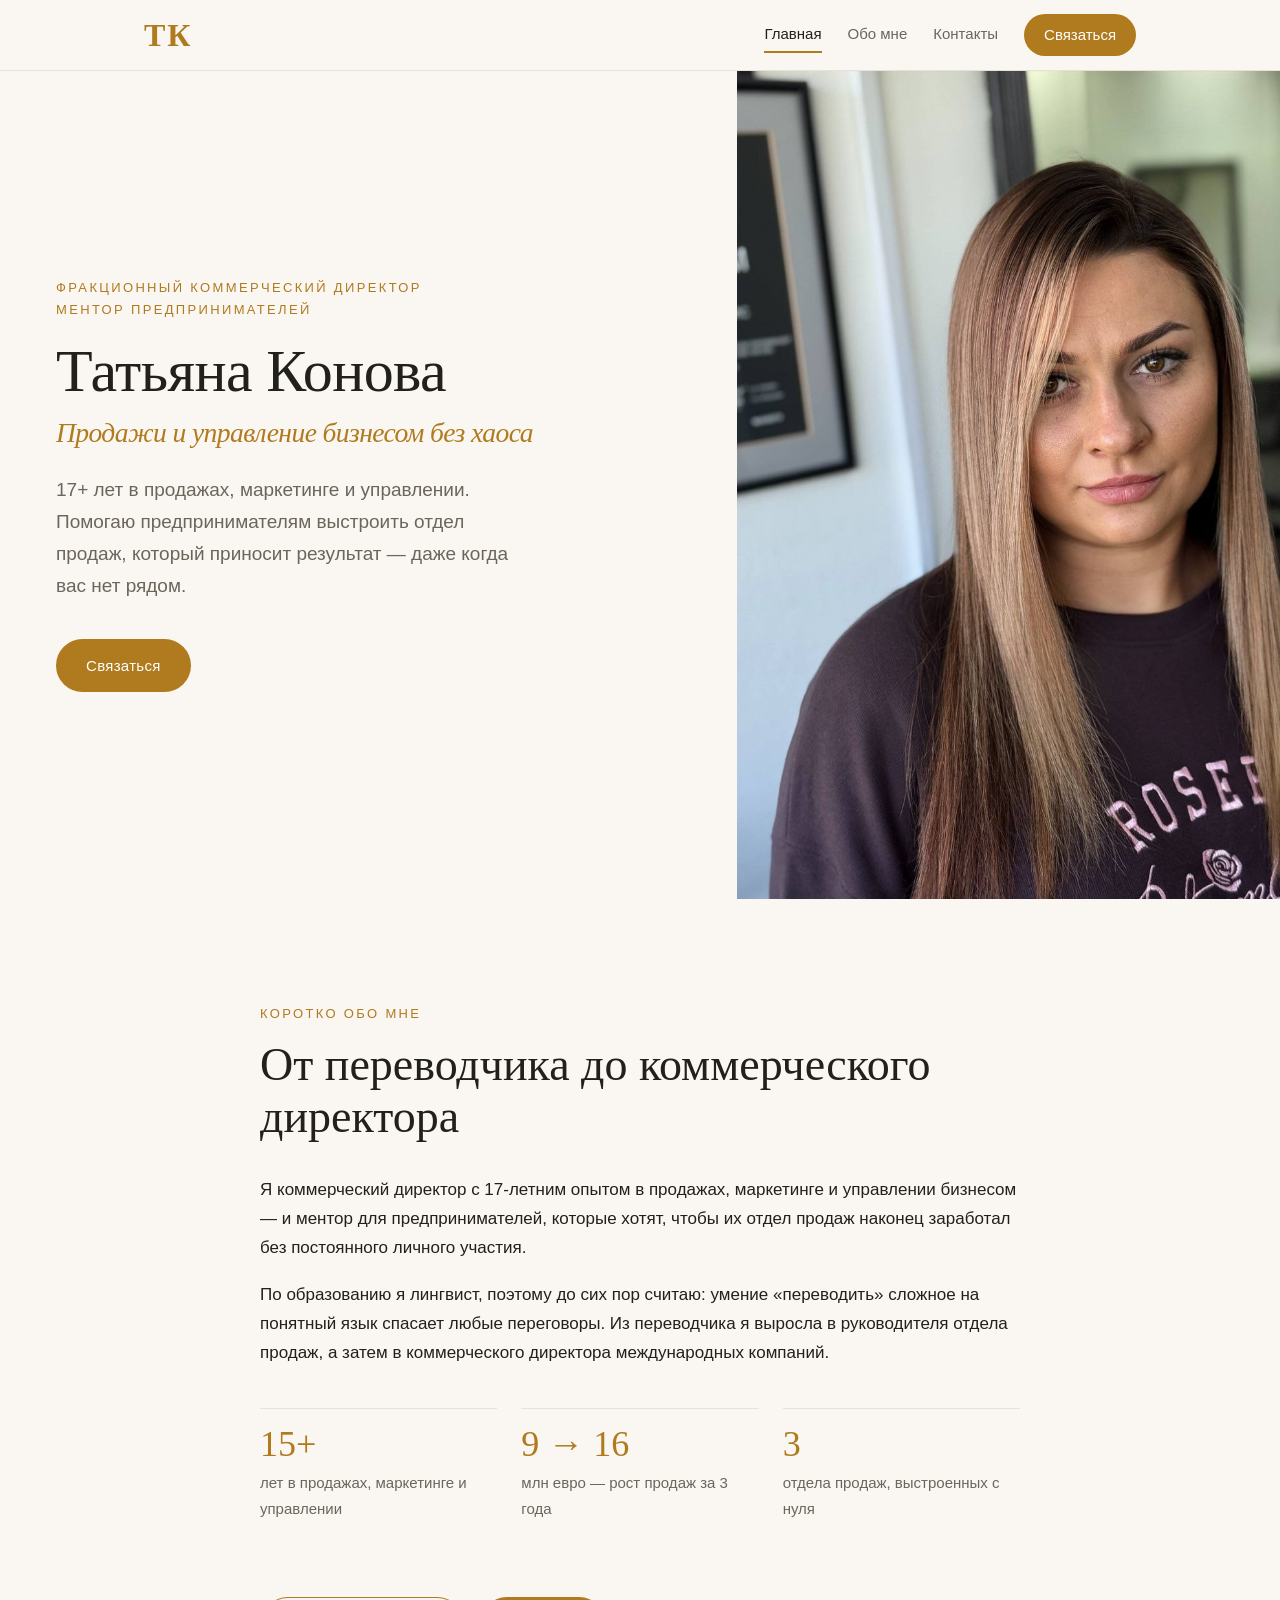
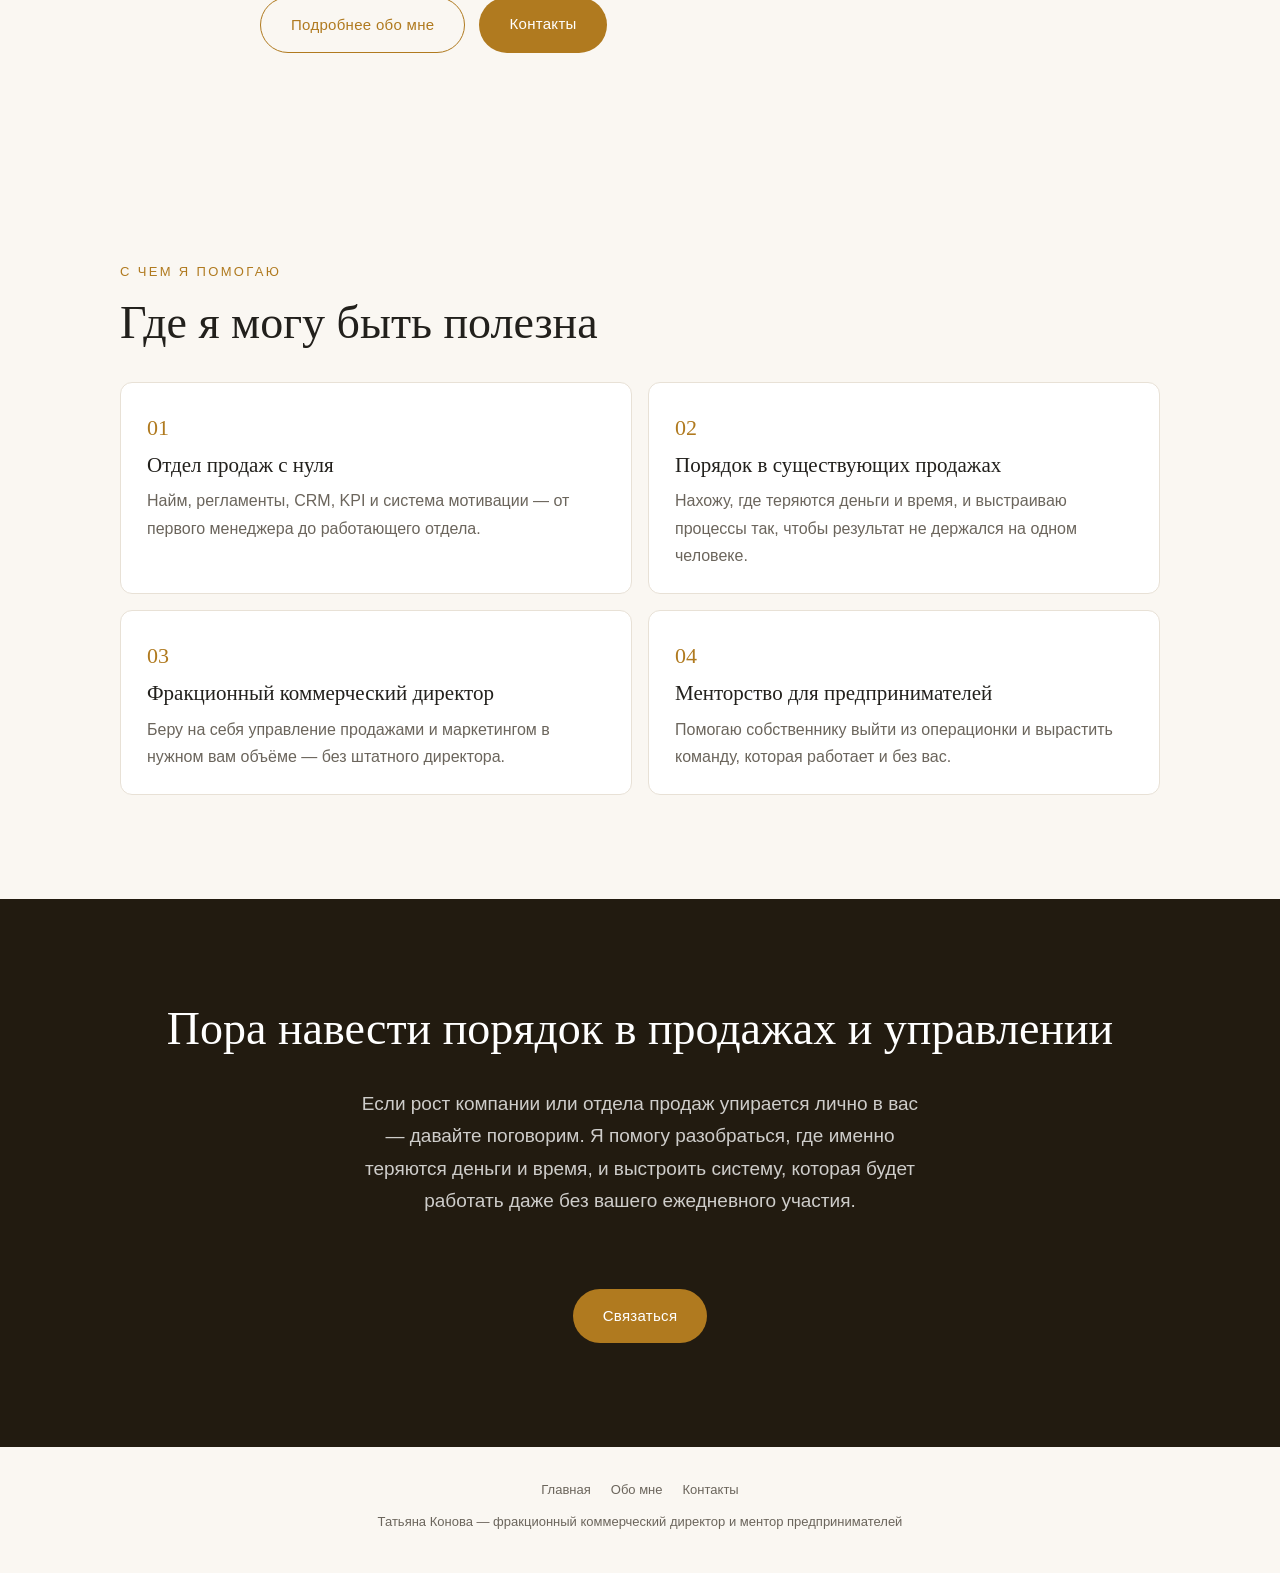
<file: index.html>
<!DOCTYPE html>
<html lang="ru">
<head>
<meta charset="UTF-8">
<meta name="viewport" content="width=device-width, initial-scale=1">
<title>Татьяна Конова — Коммерческий директор и ментор предпринимателей</title>
<meta name="description" content="17+ лет в продажах, маркетинге и управлении. Помогаю предпринимателям выстроить отдел продаж, который приносит результат — даже когда вас нет рядом.">
<link rel="icon" type="image/svg+xml" href="favicon.svg">
<meta property="og:type" content="website">
<meta property="og:title" content="Татьяна Конова — фракционный коммерческий директор и ментор предпринимателей">
<meta property="og:description" content="17+ лет в продажах, маркетинге и управлении. Помогаю предпринимателям выстроить отдел продаж, который приносит результат — даже когда вас нет рядом.">
<meta property="og:image" content="images/me.jpg">
<meta name="twitter:card" content="summary_large_image">
<link rel="stylesheet" href="style.css">
</head>
<body>

<header class="site-header">
  <div class="bar">
    <a class="brand" href="index.html" aria-label="Татьяна Конова — на главную">ТК</a>
    <nav class="site-nav">
      <a href="index.html" aria-current="page">Главная</a>
      <a href="about.html">Обо мне</a>
      <a href="contacts.html">Контакты</a>
      <a class="nav-cta" href="contacts.html">Связаться</a>
    </nav>
  </div>
</header>

<div class="hero">
  <div class="hero-text">
    <div class="eyebrow">Фракционный коммерческий директор<br>Ментор предпринимателей</div>
    <h1>Татьяна Конова<span>Продажи и управление бизнесом без хаоса</span></h1>
    <p class="lead">17+ лет в продажах, маркетинге и управлении. Помогаю предпринимателям выстроить отдел продаж, который приносит результат — даже когда вас нет рядом.</p>
    <a class="cta-btn" href="contacts.html">Связаться</a>
  </div>
  <div class="hero-photo">
    <img src="images/me.jpg" alt="Татьяна Конова">
  </div>
</div>

<section class="reveal">
  <div class="wrap narrow">
    <div class="label">Коротко обо мне</div>
    <h2>От переводчика до коммерческого директора</h2>
    <p>Я коммерческий директор с 17-летним опытом в продажах, маркетинге и управлении бизнесом — и ментор для предпринимателей, которые хотят, чтобы их отдел продаж наконец заработал без постоянного личного участия.</p>
    <p>По образованию я лингвист, поэтому до сих пор считаю: умение «переводить» сложное на понятный язык спасает любые переговоры. Из переводчика я выросла в руководителя отдела продаж, а затем в коммерческого директора международных компаний.</p>

    <div class="stats">
      <div class="stat">
        <div class="num" data-count-to="17" data-count-suffix="+">0+</div>
        <div class="cap">лет в продажах, маркетинге и управлении</div>
      </div>
      <div class="stat">
        <div class="num"><span>9 → </span><span data-count-to="17" data-count-from="9">9</span></div>
        <div class="cap">млн евро — рост продаж за 3 года</div>
      </div>
      <div class="stat">
        <div class="num" data-count-to="3">0</div>
        <div class="cap">отдела продаж, выстроенных с нуля</div>
      </div>
    </div>

    <div class="btn-row" style="margin-top:40px;">
      <a class="cta-btn ghost" href="about.html">Подробнее обо мне</a>
      <a class="cta-btn" href="contacts.html">Контакты</a>
    </div>
  </div>
</section>

<section class="reveal">
  <div class="wrap">
    <div class="label">С чем я помогаю</div>
    <h2>Где я могу быть полезна</h2>
    <div class="services-grid">
      <div class="service">
        <div class="num">01</div>
        <h3>Отдел продаж с нуля</h3>
        <p>Найм, регламенты, CRM, KPI и система мотивации — от первого менеджера до работающего отдела.</p>
      </div>
      <div class="service">
        <div class="num">02</div>
        <h3>Порядок в существующих продажах</h3>
        <p>Нахожу, где теряются деньги и время, и выстраиваю процессы так, чтобы результат не держался на одном человеке.</p>
      </div>
      <div class="service">
        <div class="num">03</div>
        <h3>Фракционный коммерческий директор</h3>
        <p>Беру на себя управление продажами и маркетингом в нужном вам объёме — без штатного директора.</p>
      </div>
      <div class="service">
        <div class="num">04</div>
        <h3>Менторство для предпринимателей</h3>
        <p>Помогаю собственнику выйти из операционки и вырастить команду, которая работает и без вас.</p>
      </div>
    </div>
  </div>
</section>

<section class="finale reveal">
  <div class="wrap">
    <h2>Пора навести порядок в продажах и управлении</h2>
    <p class="lead">Если рост компании или отдела продаж упирается лично в вас — давайте поговорим. Я помогу разобраться, где именно теряются деньги и время, и выстроить систему, которая будет работать даже без вашего ежедневного участия.</p>
    <div class="cta-row">
      <a class="cta-btn" href="contacts.html">Связаться</a>
    </div>
  </div>
</section>

<footer>
  <nav>
    <a href="index.html">Главная</a>
    <a href="about.html">Обо мне</a>
    <a href="contacts.html">Контакты</a>
  </nav>
  Татьяна Конова — фракционный коммерческий директор и ментор предпринимателей
</footer>

<script defer src="script.js"></script>
</body>
</html>
</file>
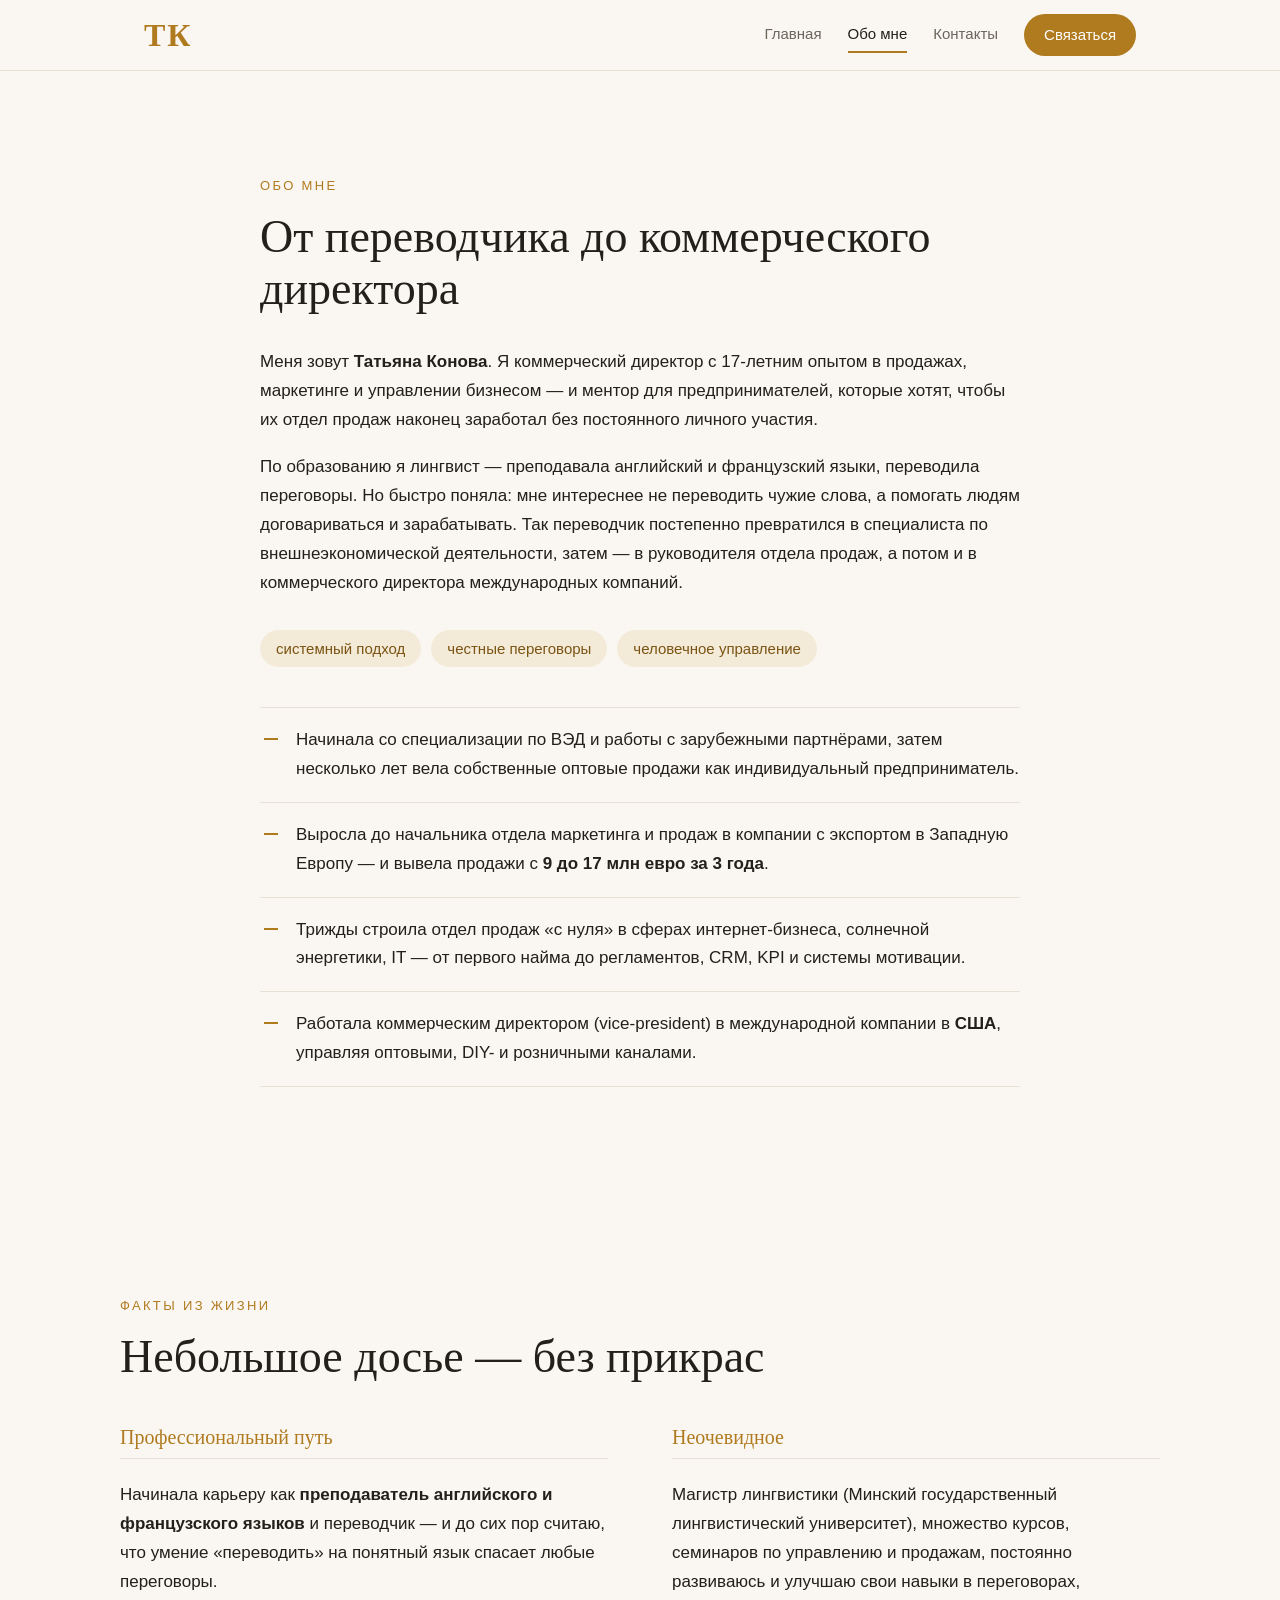
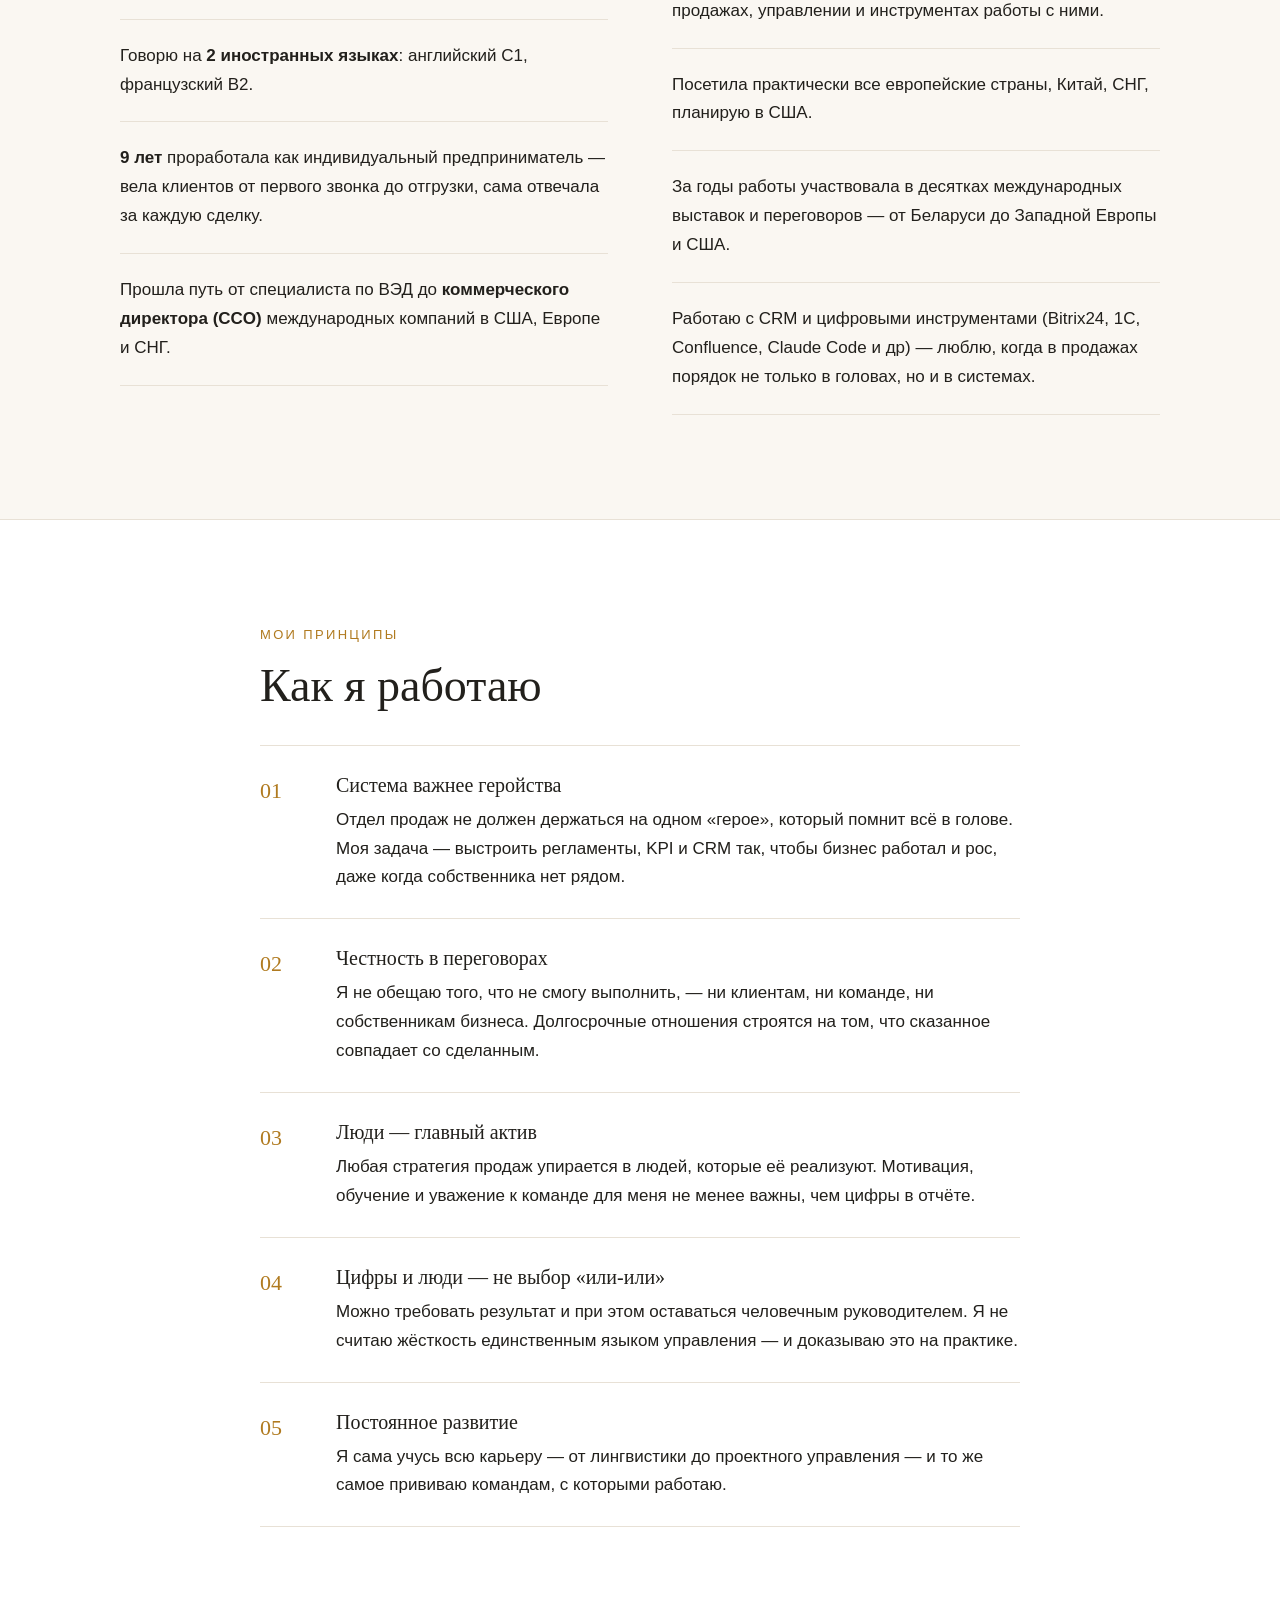
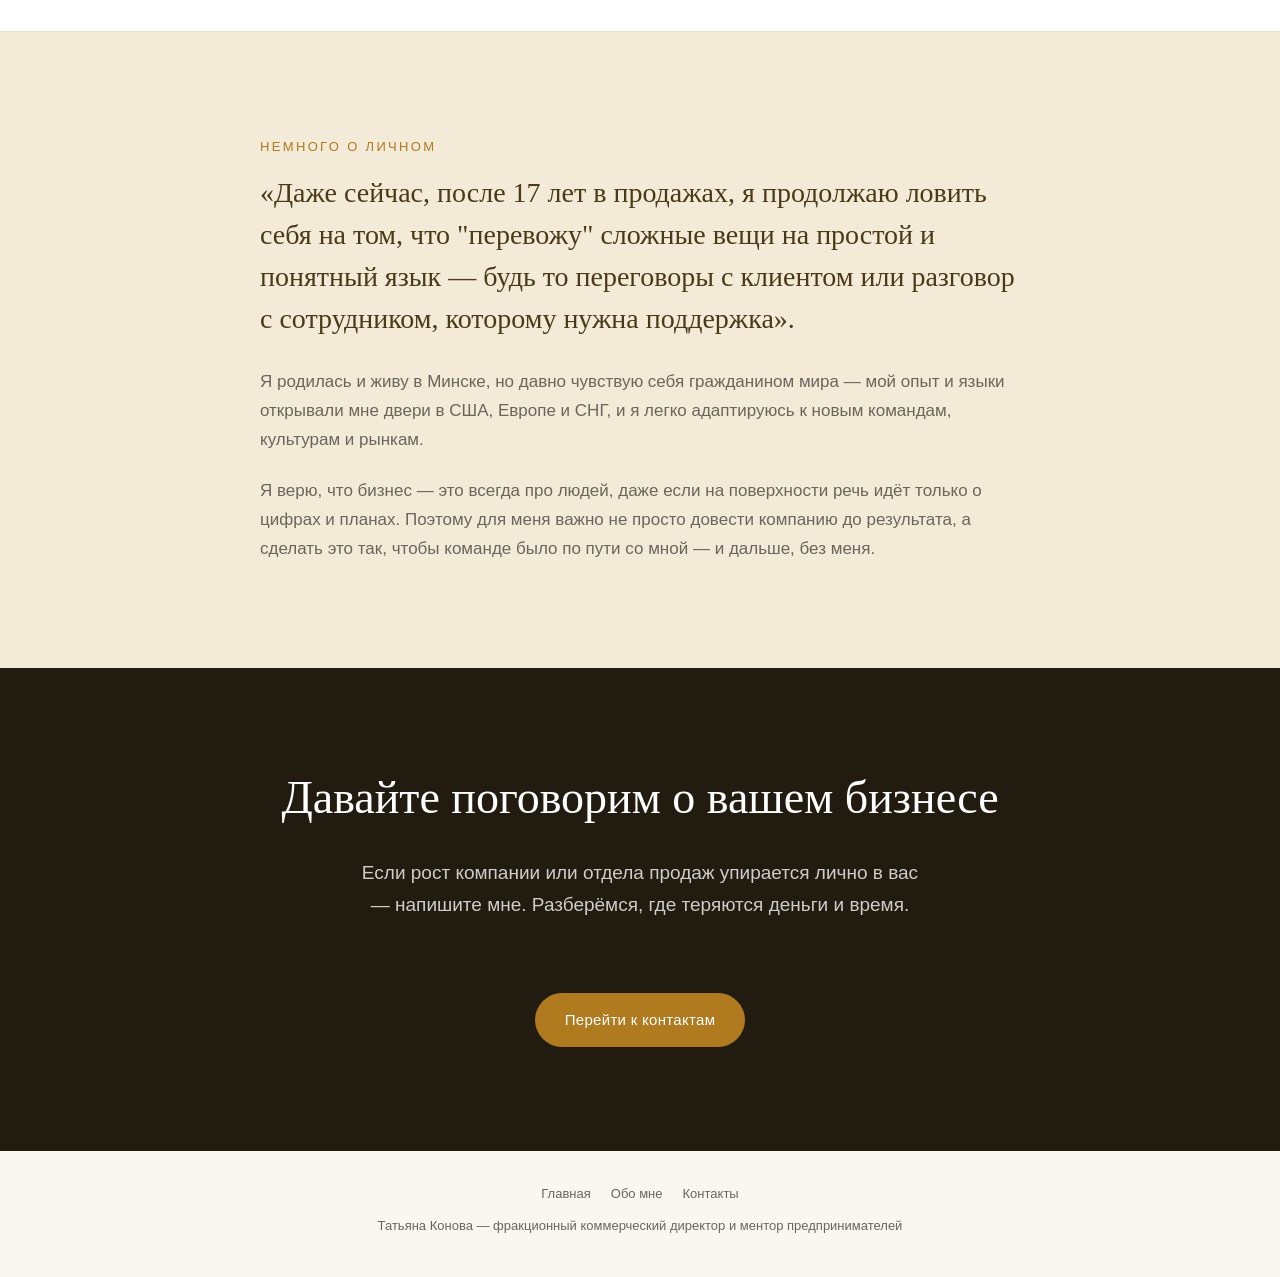
<file: about.html>
<!DOCTYPE html>
<html lang="ru">
<head>
<meta charset="UTF-8">
<meta name="viewport" content="width=device-width, initial-scale=1">
<title>Обо мне — Татьяна Конова</title>
<meta name="description" content="От переводчика до коммерческого директора: путь, факты из жизни и принципы работы Татьяны Коновой.">
<link rel="icon" type="image/svg+xml" href="favicon.svg">
<meta property="og:type" content="profile">
<meta property="og:title" content="Обо мне — Татьяна Конова">
<meta property="og:description" content="От переводчика до коммерческого директора: путь, факты из жизни и принципы работы.">
<meta property="og:image" content="images/me.jpg">
<meta name="twitter:card" content="summary_large_image">
<link rel="stylesheet" href="style.css">
</head>
<body>

<header class="site-header">
  <div class="bar">
    <a class="brand" href="index.html" aria-label="Татьяна Конова — на главную">ТК</a>
    <nav class="site-nav">
      <a href="index.html">Главная</a>
      <a href="about.html" aria-current="page">Обо мне</a>
      <a href="contacts.html">Контакты</a>
      <a class="nav-cta" href="contacts.html">Связаться</a>
    </nav>
  </div>
</header>

<section class="reveal">
  <div class="wrap narrow">
    <div class="label">Обо мне</div>
    <h2>От переводчика до коммерческого директора</h2>
    <p>Меня зовут <strong>Татьяна Конова</strong>. Я коммерческий директор с 17-летним опытом в продажах, маркетинге и управлении бизнесом — и ментор для предпринимателей, которые хотят, чтобы их отдел продаж наконец заработал без постоянного личного участия.</p>
    <p>По образованию я лингвист — преподавала английский и французский языки, переводила переговоры. Но быстро поняла: мне интереснее не переводить чужие слова, а помогать людям договариваться и зарабатывать. Так переводчик постепенно превратился в специалиста по внешнеэкономической деятельности, затем — в руководителя отдела продаж, а потом и в коммерческого директора международных компаний.</p>
    <ul class="traits">
      <li>системный подход</li>
      <li>честные переговоры</li>
      <li>человечное управление</li>
    </ul>
    <ul class="path">
      <li>Начинала со специализации по ВЭД и работы с зарубежными партнёрами, затем несколько лет вела собственные оптовые продажи как индивидуальный предприниматель.</li>
      <li>Выросла до начальника отдела маркетинга и продаж в компании с экспортом в Западную Европу — и вывела продажи с <strong>9 до 17 млн евро за 3 года</strong>.</li>
      <li>Трижды строила отдел продаж «с нуля» в сферах интернет-бизнеса, солнечной энергетики, IT — от первого найма до регламентов, CRM, KPI и системы мотивации.</li>
      <li>Работала коммерческим директором (vice-president) в международной компании в <strong>США</strong>, управляя оптовыми, DIY- и розничными каналами.</li>
    </ul>
  </div>
</section>

<section class="reveal">
  <div class="wrap">
    <div class="label">Факты из жизни</div>
    <h2>Небольшое досье — без прикрас</h2>
    <div class="facts-grid">
      <div>
        <h3>Профессиональный путь</h3>
        <div class="fact">Начинала карьеру как <strong>преподаватель английского и французского языков</strong> и переводчик — и до сих пор считаю, что умение «переводить» на понятный язык спасает любые переговоры.</div>
        <div class="fact">Говорю на <strong>2 иностранных языках</strong>: английский C1, французский B2.</div>
        <div class="fact"><strong>9 лет</strong> проработала как индивидуальный предприниматель — вела клиентов от первого звонка до отгрузки, сама отвечала за каждую сделку.</div>
        <div class="fact">Прошла путь от специалиста по ВЭД до <strong>коммерческого директора (CCO)</strong> международных компаний в США, Европе и СНГ.</div>
      </div>
      <div>
        <h3>Неочевидное</h3>
        <div class="fact">Магистр лингвистики (Минский государственный лингвистический университет), множество курсов, семинаров по управлению и продажам, постоянно развиваюсь и улучшаю свои навыки в переговорах, продажах, управлении и инструментах работы с ними.</div>
        <div class="fact">Посетила практически все европейские страны, Китай, СНГ, планирую в США.</div>
        <div class="fact">За годы работы участвовала в десятках международных выставок и переговоров — от Беларуси до Западной Европы и США.</div>
        <div class="fact">Работаю с CRM и цифровыми инструментами (Bitrix24, 1С, Confluence, Claude Code и др) — люблю, когда в продажах порядок не только в головах, но и в системах.</div>
      </div>
    </div>
  </div>
</section>

<section class="principles reveal">
  <div class="wrap narrow">
    <div class="label">Мои принципы</div>
    <h2>Как я работаю</h2>
    <div class="principle-list">
      <div class="principle">
        <div class="num">01</div>
        <div>
          <h3>Система важнее геройства</h3>
          <p>Отдел продаж не должен держаться на одном «герое», который помнит всё в голове. Моя задача — выстроить регламенты, KPI и CRM так, чтобы бизнес работал и рос, даже когда собственника нет рядом.</p>
        </div>
      </div>
      <div class="principle">
        <div class="num">02</div>
        <div>
          <h3>Честность в переговорах</h3>
          <p>Я не обещаю того, что не смогу выполнить, — ни клиентам, ни команде, ни собственникам бизнеса. Долгосрочные отношения строятся на том, что сказанное совпадает со сделанным.</p>
        </div>
      </div>
      <div class="principle">
        <div class="num">03</div>
        <div>
          <h3>Люди — главный актив</h3>
          <p>Любая стратегия продаж упирается в людей, которые её реализуют. Мотивация, обучение и уважение к команде для меня не менее важны, чем цифры в отчёте.</p>
        </div>
      </div>
      <div class="principle">
        <div class="num">04</div>
        <div>
          <h3>Цифры и люди — не выбор «или-или»</h3>
          <p>Можно требовать результат и при этом оставаться человечным руководителем. Я не считаю жёсткость единственным языком управления — и доказываю это на практике.</p>
        </div>
      </div>
      <div class="principle">
        <div class="num">05</div>
        <div>
          <h3>Постоянное развитие</h3>
          <p>Я сама учусь всю карьеру — от лингвистики до проектного управления — и то же самое прививаю командам, с которыми работаю.</p>
        </div>
      </div>
    </div>
  </div>
</section>

<section class="personal reveal">
  <div class="wrap narrow">
    <div class="label">Немного о личном</div>
    <blockquote>«Даже сейчас, после 17 лет в продажах, я продолжаю ловить себя на том, что "перевожу" сложные вещи на простой и понятный язык — будь то переговоры с клиентом или разговор с сотрудником, которому нужна поддержка».</blockquote>
    <p class="muted" style="margin-top:28px;">Я родилась и живу в Минске, но давно чувствую себя гражданином мира — мой опыт и языки открывали мне двери в США, Европе и СНГ, и я легко адаптируюсь к новым командам, культурам и рынкам.</p>
    <p class="muted">Я верю, что бизнес — это всегда про людей, даже если на поверхности речь идёт только о цифрах и планах. Поэтому для меня важно не просто довести компанию до результата, а сделать это так, чтобы команде было по пути со мной — и дальше, без меня.</p>
  </div>
</section>

<section class="finale reveal">
  <div class="wrap">
    <h2>Давайте поговорим о вашем бизнесе</h2>
    <p class="lead">Если рост компании или отдела продаж упирается лично в вас — напишите мне. Разберёмся, где теряются деньги и время.</p>
    <div class="cta-row">
      <a class="cta-btn" href="contacts.html">Перейти к контактам</a>
    </div>
  </div>
</section>

<footer>
  <nav>
    <a href="index.html">Главная</a>
    <a href="about.html">Обо мне</a>
    <a href="contacts.html">Контакты</a>
  </nav>
  Татьяна Конова — фракционный коммерческий директор и ментор предпринимателей
</footer>

<script defer src="script.js"></script>
</body>
</html>
</file>
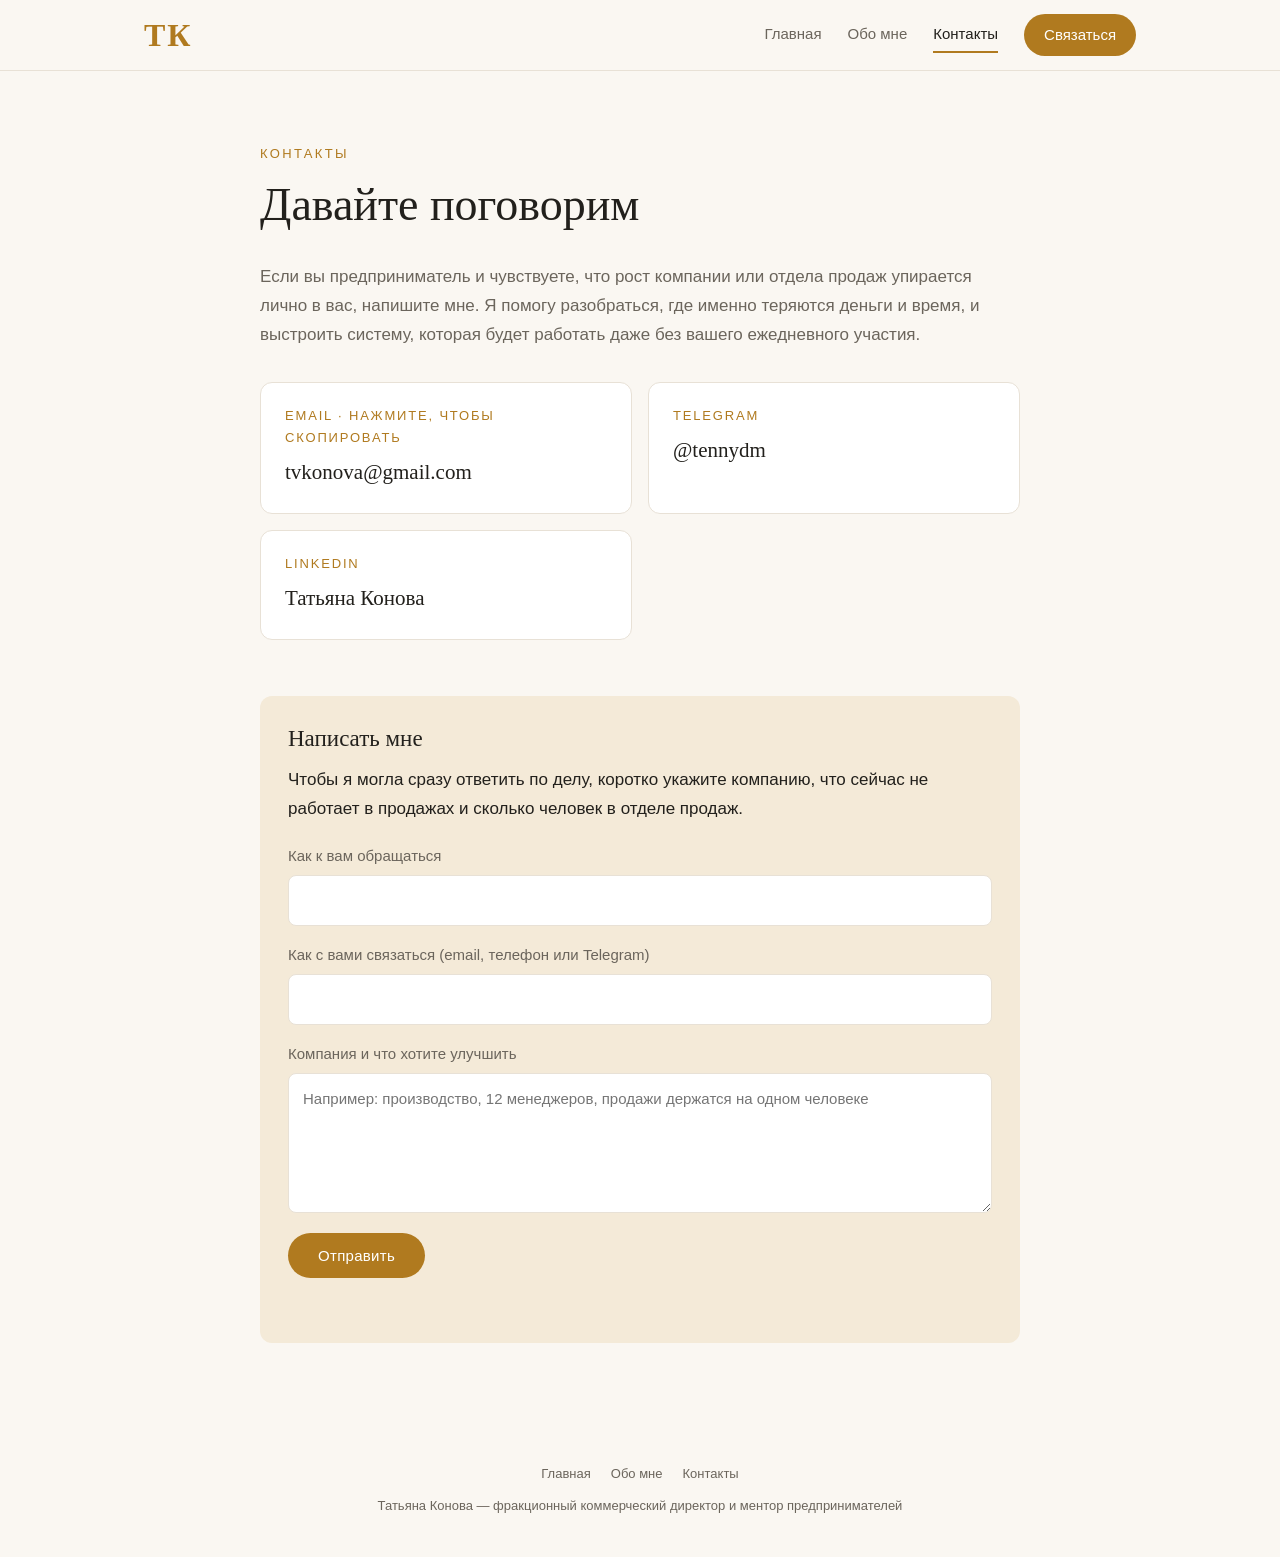
<file: contacts.html>
<!DOCTYPE html>
<html lang="ru">
<head>
<meta charset="UTF-8">
<meta name="viewport" content="width=device-width, initial-scale=1">
<title>Контакты — Татьяна Конова</title>
<meta name="description" content="Если рост компании или отдела продаж упирается лично в вас — напишите Татьяне Коновой.">
<link rel="icon" type="image/svg+xml" href="favicon.svg">
<meta property="og:type" content="website">
<meta property="og:title" content="Контакты — Татьяна Конова">
<meta property="og:description" content="Если рост компании или отдела продаж упирается лично в вас — напишите мне.">
<meta property="og:image" content="images/me.jpg">
<meta name="twitter:card" content="summary_large_image">
<link rel="stylesheet" href="style.css">
</head>
<body>

<header class="site-header">
  <div class="bar">
    <a class="brand" href="index.html" aria-label="Татьяна Конова — на главную">ТК</a>
    <nav class="site-nav">
      <a href="index.html">Главная</a>
      <a href="about.html">Обо мне</a>
      <a href="contacts.html" aria-current="page">Контакты</a>
      <a class="nav-cta" href="contacts.html">Связаться</a>
    </nav>
  </div>
</header>

<section class="page-title reveal">
  <div class="wrap narrow">
    <div class="label">Контакты</div>
    <h2>Давайте поговорим</h2>
    <p class="muted">Если вы предприниматель и чувствуете, что рост компании или отдела продаж упирается лично в вас, напишите мне. Я помогу разобраться, где именно теряются деньги и время, и выстроить систему, которая будет работать даже без вашего ежедневного участия.</p>

    <div class="contact-grid">
      <a class="contact-card" href="mailto:tvkonova@gmail.com" data-copy="tvkonova@gmail.com">
        <div class="kind">Email · нажмите, чтобы скопировать</div>
        <div class="val">tvkonova@gmail.com</div>
      </a>
      <a class="contact-card" href="https://t.me/tennydm" target="_blank" rel="noopener"><div class="kind">Telegram</div><div class="val">@tennydm</div></a>
      <a class="contact-card" href="https://www.linkedin.com/in/tvkonova" target="_blank" rel="noopener"><div class="kind">LinkedIn</div><div class="val">Татьяна Конова</div></a>
    </div>

    <div class="letter">
      <h3>Написать мне</h3>
      <p>Чтобы я могла сразу ответить по делу, коротко укажите компанию, что сейчас не работает в продажах и сколько человек в отделе продаж.</p>
      <form class="lead-form" data-lead-form>
        <!-- Ключ Web3Forms (публичный, привязан к tvkonova@gmail.com) -->
        <input type="hidden" name="access_key" value="b304ad54-d75e-408a-938d-502db5660b18">
        <input type="hidden" name="subject" value="Запрос с сайта: консультация">
        <input type="hidden" name="from_name" value="Сайт ТК">
        <input type="checkbox" name="botcheck" class="hp" tabindex="-1" autocomplete="off" aria-hidden="true">
        <label>Как к вам обращаться
          <input type="text" name="name" required autocomplete="name">
        </label>
        <label>Как с вами связаться (email, телефон или Telegram)
          <input type="text" name="contact" required>
        </label>
        <label>Компания и что хотите улучшить
          <textarea name="message" required placeholder="Например: производство, 12 менеджеров, продажи держатся на одном человеке"></textarea>
        </label>
        <button class="cta-btn" type="submit">Отправить</button>
        <div class="form-status" role="status" aria-live="polite"></div>
      </form>
      <!-- TODO: когда будет ссылка на запись (Calendly / Google Calendar), добавить кнопку:
      <p style="margin-top:20px;"><a class="cta-btn ghost" href="ССЫЛКА_НА_ЗАПИСЬ">Записаться на разговор</a></p>
      -->
    </div>
  </div>
</section>

<footer>
  <nav>
    <a href="index.html">Главная</a>
    <a href="about.html">Обо мне</a>
    <a href="contacts.html">Контакты</a>
  </nav>
  Татьяна Конова — фракционный коммерческий директор и ментор предпринимателей
</footer>

<script defer src="script.js"></script>
</body>
</html>
</file>
<file: style.css>
:root {
  --bg: #faf7f2;
  --surface: #ffffff;
  --text: #22201c;
  --muted: #6b655c;
  --line: #e8e1d6;
  --accent: #b07a1f;
  --accent-soft: #f4ead8;
  --dark: #221b10;
  --serif: Georgia, "Times New Roman", serif;
  --sans: -apple-system, "Segoe UI", Roboto, "Helvetica Neue", Arial, sans-serif;
}
* { box-sizing: border-box; margin: 0; padding: 0; }
html { scroll-behavior: smooth; }
body {
  font-family: var(--sans);
  background: var(--bg);
  color: var(--text);
  line-height: 1.7;
  font-size: 17px;
  -webkit-font-smoothing: antialiased;
}
img { display: block; max-width: 100%; }
strong { font-weight: 600; }

/* ---------- Шапка ---------- */
.hero {
  display: flex;
  min-height: 92vh;
}
.hero-text {
  flex: 1.15;
  display: flex;
  flex-direction: column;
  justify-content: center;
  padding: 72px 56px;
}
.hero-photo {
  flex: 1;
  position: relative;
  min-height: 420px;
}
.hero-photo img {
  position: absolute; inset: 0;
  width: 100%; height: 100%;
  object-fit: cover;
  object-position: center 18%;
}
.eyebrow {
  font-size: 13px;
  letter-spacing: .18em;
  text-transform: uppercase;
  color: var(--accent);
  margin-bottom: 18px;
}
.hero h1 {
  font-family: var(--serif);
  font-weight: 400;
  font-size: clamp(40px, 5vw, 60px);
  line-height: 1.08;
  letter-spacing: -.01em;
}
.hero h1 span { display: block; font-size: .46em; margin-top: 14px; color: var(--accent); font-style: italic; }
.hero p.lead {
  max-width: 480px;
  margin-top: 26px;
  font-size: 19px;
  color: var(--muted);
}
.cta-btn {
  display: inline-block;
  margin-top: 36px;
  padding: 14px 30px;
  background: var(--accent);
  color: #fff;
  text-decoration: none;
  border-radius: 999px;
  font-size: 15px;
  letter-spacing: .02em;
  width: fit-content;
}
.cta-btn.ghost {
  background: transparent;
  border: 1px solid var(--accent);
  color: var(--accent);
}

/* ---------- Общие секции ---------- */
section { padding: 104px 24px; }
.wrap { max-width: 1040px; margin: 0 auto; }
.wrap.narrow { max-width: 760px; }
.label {
  font-size: 13px;
  letter-spacing: .18em;
  text-transform: uppercase;
  color: var(--accent);
  margin-bottom: 14px;
}
h2 {
  font-family: var(--serif);
  font-weight: 400;
  font-size: clamp(32px, 5vw, 46px);
  line-height: 1.15;
  margin-bottom: 32px;
}
h3 { font-family: var(--serif); font-weight: 400; font-size: 23px; line-height: 1.3; margin-bottom: 10px; }
p + p { margin-top: 18px; }
.muted { color: var(--muted); }

/* ---------- Обо мне ---------- */
.traits { display: flex; flex-wrap: wrap; gap: 10px; margin: 32px 0 8px; }
.traits li {
  list-style: none;
  padding: 6px 16px;
  border-radius: 999px;
  background: var(--accent-soft);
  color: #7a5413;
  font-size: 15px;
}
.path { margin-top: 40px; border-top: 1px solid var(--line); }
.path li {
  list-style: none;
  padding: 18px 0 18px 36px;
  border-bottom: 1px solid var(--line);
  position: relative;
}
.path li::before {
  content: "";
  position: absolute; left: 4px; top: 30px;
  width: 14px; height: 2px;
  background: var(--accent);
}

/* ---------- Факты ---------- */
.facts-grid { display: grid; grid-template-columns: repeat(2, 1fr); gap: 0 64px; }
.facts-grid h3 { margin: 8px 0 8px; font-size: 20px; color: var(--accent); }
.fact { padding: 22px 0; border-bottom: 1px solid var(--line); }
.fact:first-of-type { border-top: 1px solid var(--line); }

/* ---------- Принципы ---------- */
.principles { background: var(--surface); border-top: 1px solid var(--line); border-bottom: 1px solid var(--line); }
.principle-list { margin-top: 24px; }
.principle {
  display: grid;
  grid-template-columns: 56px 1fr;
  gap: 20px;
  padding: 26px 0;
  border-bottom: 1px solid var(--line);
}
.principle:first-child { border-top: 1px solid var(--line); }
.principle .num { font-family: var(--serif); font-size: 22px; color: var(--accent); }
.principle h3 { margin-bottom: 8px; font-size: 20px; }

/* ---------- Личное ---------- */
.personal {
  background: var(--accent-soft);
}
.personal blockquote {
  font-family: var(--serif);
  font-size: clamp(22px, 3vw, 28px);
  line-height: 1.5;
  color: #4a3a17;
}
.personal p + p { margin-top: 22px; }

/* ---------- Призыв к действию ---------- */
.finale {
  background: var(--dark);
  color: #fff;
}
.finale .wrap { text-align: center; }
.finale h2 { color: #fff; }
.finale p.lead {
  max-width: 560px;
  margin: 0 auto 8px;
  font-size: 19px;
  color: rgba(255,255,255,.78);
}
.finale .cta-row { display: flex; gap: 16px; justify-content: center; margin-top: 36px; flex-wrap: wrap; }
.finale .cta-btn.ghost { color: #fff; border-color: rgba(255,255,255,.5); }

/* ---------- Подвал ---------- */
footer { padding: 32px 24px 40px; font-size: 13px; color: var(--muted); text-align: center; }
footer nav { margin-bottom: 10px; display: flex; gap: 20px; justify-content: center; flex-wrap: wrap; }
footer nav a { color: var(--muted); text-decoration: none; }
footer nav a:hover { color: var(--accent); }

/* ---------- Шапка с меню ---------- */
.site-header {
  position: sticky; top: 0; z-index: 10;
  background: rgba(250,247,242,.94);
  border-bottom: 1px solid var(--line);
}
.site-header .bar {
  max-width: 1040px; margin: 0 auto;
  padding: 14px 24px;
  display: flex; align-items: center; justify-content: space-between; gap: 16px;
}
.brand { font-family: var(--serif); font-size: 32px; font-weight: 700; letter-spacing: .06em; line-height: 1; color: var(--accent); text-decoration: none; white-space: nowrap; }
.site-nav { display: flex; align-items: center; gap: 26px; }
.site-nav a { color: var(--muted); text-decoration: none; font-size: 15px; padding: 4px 0; border-bottom: 2px solid transparent; }
.site-nav a:hover { color: var(--text); }
.site-nav a[aria-current="page"] { color: var(--text); border-bottom-color: var(--accent); }
.site-nav a.nav-cta {
  background: var(--accent); color: #fff; border: 0;
  padding: 8px 20px; border-radius: 999px;
}
.site-nav a.nav-cta:hover { color: #fff; opacity: .9; }

/* ---------- Главная: коротко + цифры ---------- */
.stats { display: grid; grid-template-columns: repeat(3, 1fr); gap: 24px; margin-top: 40px; }
.stat { border-top: 1px solid var(--line); padding-top: 16px; }
.stat .num { font-family: var(--serif); font-size: 36px; color: var(--accent); line-height: 1.1; }
.stat .cap { margin-top: 6px; font-size: 15px; color: var(--muted); }
.btn-row { display: flex; gap: 14px; flex-wrap: wrap; margin-top: 8px; }

/* ---------- Контакты ---------- */
.page-title { padding-top: 72px; padding-bottom: 88px; }
.contact-grid { display: grid; grid-template-columns: repeat(2, 1fr); gap: 16px; margin-top: 32px; }
.contact-card {
  display: block;
  padding: 22px 24px;
  background: var(--surface);
  border: 1px solid var(--line);
  border-radius: 12px;
  color: var(--text);
  text-decoration: none;
}
.contact-card:hover { border-color: var(--accent); }
.contact-card .kind { font-size: 13px; letter-spacing: .14em; text-transform: uppercase; color: var(--accent); }
.contact-card .val { font-family: var(--serif); font-size: 21px; margin-top: 6px; word-break: break-word; }
.letter { margin-top: 56px; padding: 28px; background: var(--accent-soft); border-radius: 12px; }
.letter h3 { margin-bottom: 12px; }
.letter ul { margin: 12px 0 0 20px; }
.letter li { margin-top: 6px; }

/* ---------- Появление секций при скролле ---------- */
.reveal {
  opacity: 0;
  transform: translateY(16px);
  transition: opacity .6s ease, transform .6s ease;
}
.reveal.is-visible {
  opacity: 1;
  transform: translateY(0);
}
@media (prefers-reduced-motion: reduce) {
  .reveal { opacity: 1; transform: none; transition: none; }
}

/* ---------- Копирование email: подсказка ---------- */
.contact-card { position: relative; }
.copy-toast {
  position: absolute;
  top: -10px; right: 16px;
  background: var(--dark);
  color: #fff;
  font-size: 13px;
  padding: 6px 12px;
  border-radius: 999px;
  opacity: 0;
  transform: translateY(0);
  transition: opacity .25s ease, transform .25s ease;
  pointer-events: none;
  white-space: nowrap;
}
.copy-toast.is-visible { opacity: 1; transform: translateY(-10px); }

/* ---------- Телефон ---------- */
@media (max-width: 820px) {
  body { font-size: 16px; }
  .site-header .bar { padding: 10px 16px; }
  .brand { font-size: 28px; }
  .site-nav { gap: 14px; }
  .site-nav a { font-size: 14px; }
  .site-nav a.nav-cta { display: none; }
  .stats { grid-template-columns: 1fr; gap: 16px; }
  .contact-grid { grid-template-columns: 1fr; }
  .page-title { padding-top: 48px; }
  section { padding: 72px 16px; }
  .hero { flex-direction: column; min-height: auto; }
  .hero-text { padding: 56px 20px 40px; order: 2; }
  .hero-photo { min-height: 60vh; order: 1; }
  .hero p.lead { font-size: 17px; }
  .facts-grid { grid-template-columns: 1fr; gap: 0; }
  .principle { grid-template-columns: 40px 1fr; gap: 14px; }
  footer { padding: 32px 16px 40px; }
}

/* ---------- Главная: с чем помогаю ---------- */
.services-grid { display: grid; grid-template-columns: repeat(2, 1fr); gap: 16px; margin-top: 32px; }
.service {
  padding: 26px 26px 24px;
  background: var(--surface);
  border: 1px solid var(--line);
  border-radius: 12px;
}
.service .num { font-family: var(--serif); font-size: 22px; color: var(--accent); }
.service h3 { margin: 6px 0 8px; font-size: 21px; }
.service p { color: var(--muted); font-size: 16px; }

/* ---------- Форма обратной связи ---------- */
.lead-form { margin-top: 20px; display: grid; gap: 16px; }
.lead-form label { display: grid; gap: 6px; font-size: 15px; color: var(--muted); }
.lead-form input, .lead-form textarea {
  font: inherit; color: var(--text);
  padding: 12px 14px;
  background: var(--surface);
  border: 1px solid var(--line);
  border-radius: 8px;
  width: 100%;
}
.lead-form input:focus, .lead-form textarea:focus { outline: 2px solid var(--accent); outline-offset: 1px; }
.lead-form textarea { min-height: 140px; resize: vertical; }
.lead-form .hp { position: absolute; left: -9999px; }
.lead-form button.cta-btn { border: 0; cursor: pointer; font-family: inherit; margin-top: 4px; }
.lead-form button[disabled] { opacity: .6; cursor: default; }
.form-status { font-size: 15px; min-height: 1.4em; }
.form-status.ok { color: #3f6b3a; }
.form-status.err { color: #a33a2a; }

@media (max-width: 820px) {
  .services-grid { grid-template-columns: 1fr; }
}
</file>
